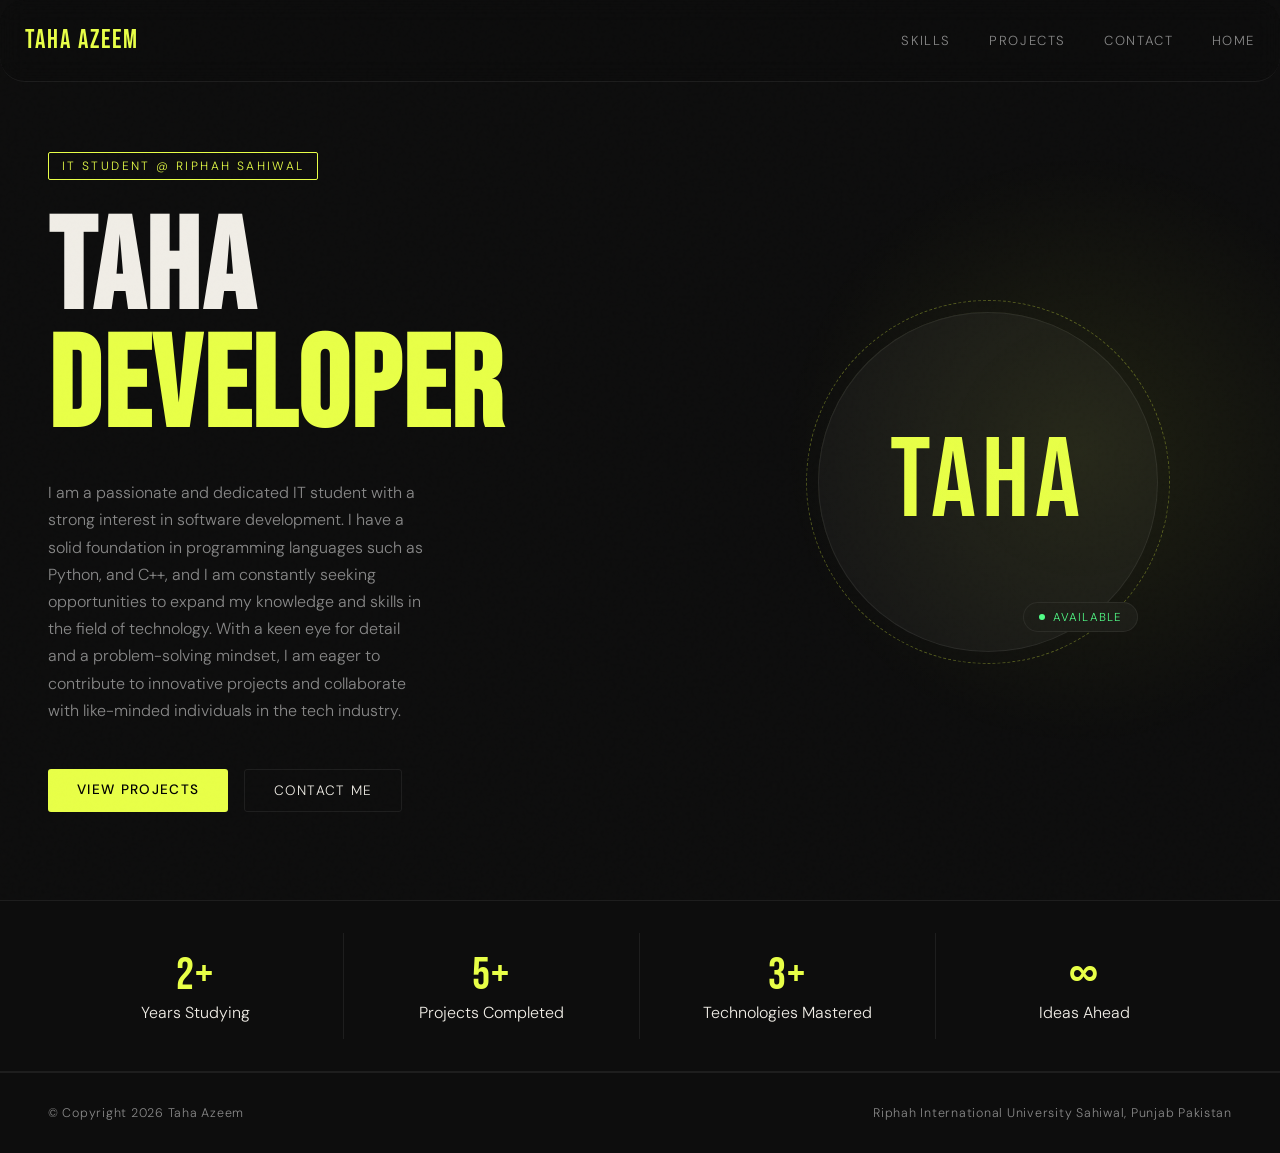
<file: index.html>
<!DOCTYPE html>
<html lang="en">
<head>
    <meta charset="UTF-8">
    <meta name="viewport" content="width=device-width, initial-scale=1.0">
    <link href="https://fonts.googleapis.com/css2?family=Bebas+Neue&family=DM+Sans:ital,wght@0,300;0,400;0,500;1,300&display=swap" rel="stylesheet"/>
    <title>Taha Azeem (Portfolio)</title>
    <link rel="stylesheet" href="style.css">
</head>
<body>
    <nav class="nav-bar">
        <div class="nav-logo"> Taha Azeem</div>
        <div class="nav-links">
            <a href="skills.html"> Skills</a>
            <a href="projects.html"> Projects</a>
            <a href="contact.html"> Contact</a>
            <a href="index.html"> Home </a>
        </div>
    </nav>
    <section class="hero" id="home">
        <div class="hero-left">
            <div class="hero-tag"> IT student @ Riphah Sahiwal</div>
            <h1 class="hero-name">Taha <br><span>Developer</span> </h1>
            <p class="hero-desc">
                I am a passionate and dedicated IT student with a strong interest in software development. I have a solid foundation in programming languages such as Python, and C++, and I am constantly seeking opportunities to expand my knowledge and skills in the field of technology. With a keen eye for detail and a problem-solving mindset, I am eager to contribute to innovative projects and collaborate with like-minded individuals in the tech industry.
            </p>
            <div class="hero-btns">
                <a href="projects.html" class="btn btn-primary">View Projects</a>
                <a href="contact.html" class="btn btn-outline">Contact Me</a>
            </div>
        </div>
        <div class="hero-right">
            <div class="avatar-wrap">
                <div class="avatar-bg"></div>
                <div class="avatar-ring"></div>
                <div class="avatar-initials"> 
                    Taha
                </div>
                <div class="status-dot"> Available </div>
            </div>
        </div>
    </section>
    <div class="stats-bar">
        <div class="stat"> 
            <div class="stat-num"> 2+ </div>
            <div class="stat-lable"> Years Studying </div>
        </div>
        <div class="stat">
            <div class="stat-num"> 5+ </div>
            <div class="stat-lable"> Projects Completed </div>
        </div>
        <div class="stat">
            <div class="stat-num"> 3+ </div>
            <div class="stat-lable"> Technologies Mastered </div>
        </div>
        <div class="stat">
            <div class="stat-num">∞</div>
            <div class="stat-lable"> Ideas Ahead </div>
        </div>
    </div>

    

    <footer>
        <span> &copy Copyright 2026 Taha Azeem </span>
        <span> Riphah International University Sahiwal, Punjab Pakistan</span>
    </footer>


</body>
</html>
</file>
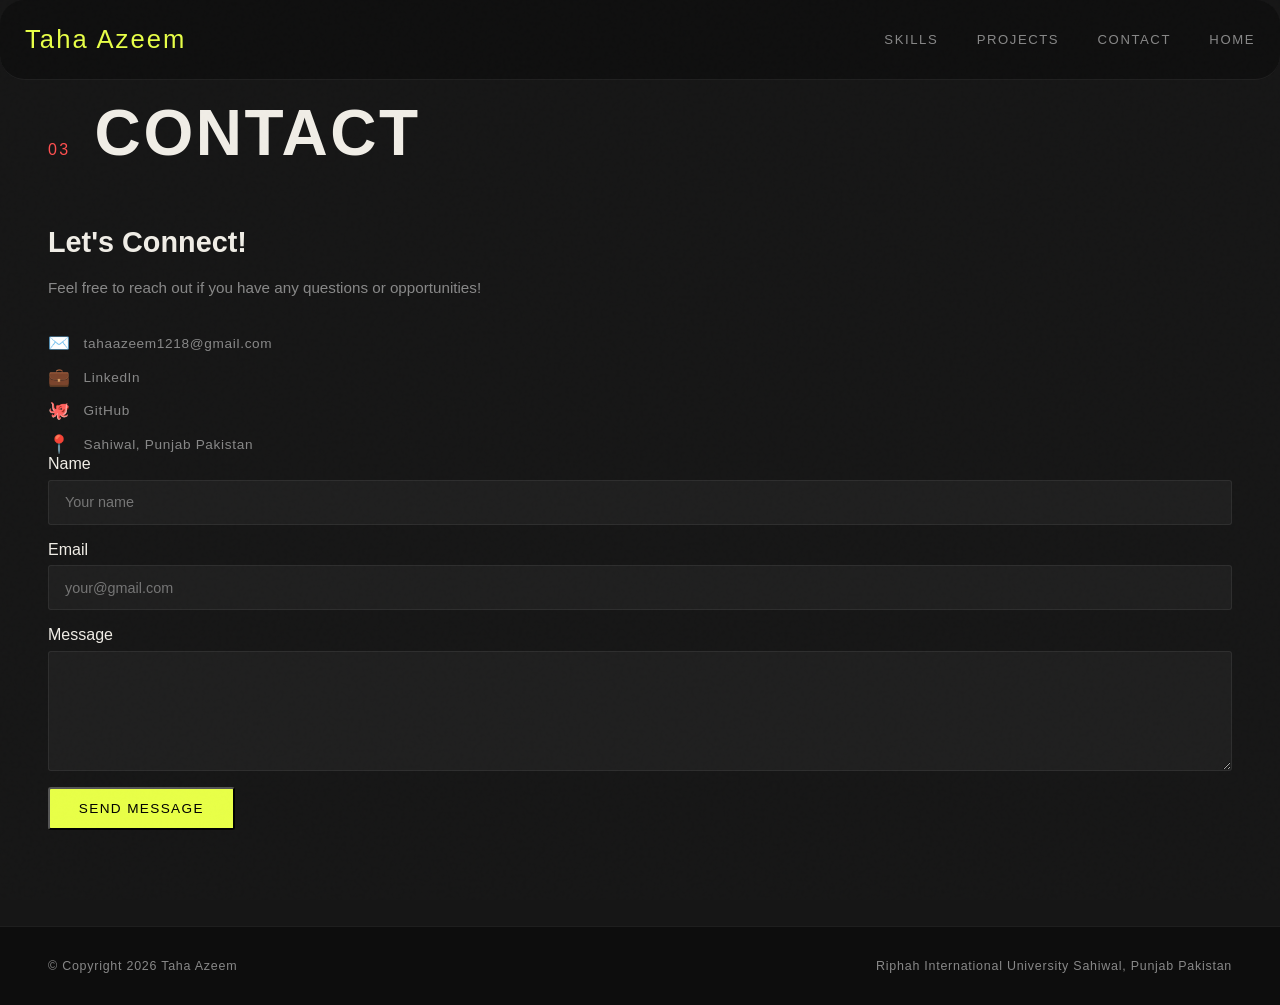
<file: contact.html>
<!DOCTYPE html>
<html lang="en">
<head>
    <meta charset="UTF-8">
    <meta name="viewport" content="width=device-width, initial-scale=1.0">
    <title>Contact Me</title>
    <link rel="stylesheet" href="style.css">
</head>
<body>
    <nav class="nav-bar">
        <div class="nav-logo"> Taha Azeem</div>
        <div class="nav-links">
            <a href="skills.html"> Skills</a>
            <a href="projects.html"> Projects</a>
            <a href="contact.html"> Contact</a>
            <a href="index.html"> Home </a>
        </div>
    </nav>
  
    <section id="contact">
        <div class="section-header">
            <span class="section-num"> 03 </span>
            <h2 class="section-title"> CONTACT </h2>
        </div>
        <div class="wrap-content">
            <div class="contact-info">
                <h3> Let's Connect!</h3>
                <p>Feel free to reach out if you have any questions or opportunities!</p>
                <div class="contact-links">
                    <a href="mailto:tahaazeem1218@gmail.com" class="contact-link"> 
                        <span class="contact-link-icon"> ✉️</span> tahaazeem1218@gmail.com
                    </a>
                    <a href="https://www.linkedin.com/in/taha-azeem-developer/" target="_blank" class="contact-link">
                        <span class="contact-link-icon"> 💼</span> LinkedIn
                    </a>
                    <a href="" class="contact-link">
                        <span class="contact-link-icon"> 🐙</span> GitHub
                    </a>
                    <a href="" class="contact-link">
                        <span class="contact-link-icon"> 📍</span> Sahiwal, Punjab Pakistan
                    </a>
                </div>
            </div>
            <div class="contact-form">
                <div class="form-group">
                    <label for="name" class="form-lable"> Name </label>
                    <input type="text" class="form-input" placeholder="Your name">
                </div>
                <div class="form-group">
                    <label for="email" class="form-lable"> Email </label>
                    <input type="email" class="form-input" placeholder="your@gmail.com">
                </div>
                <div class="form-group">
                    <label for="message" class="form-lable"> Message</label>
                    <textarea name="message" class="form-textarea" placeholder="whats on your mind?"> </textarea>
                </div>
                <button class="btn btn-primary" style="align-self: flex-start;" onclick="alert('Message Sent!')"> Send Message</button>
            </div>
        </div>
    </section>

    
    <footer>
        <span> &copy Copyright 2026 Taha Azeem </span>
        <span> Riphah International University Sahiwal, Punjab Pakistan</span>
    </footer>

</body>
</html>
</file>
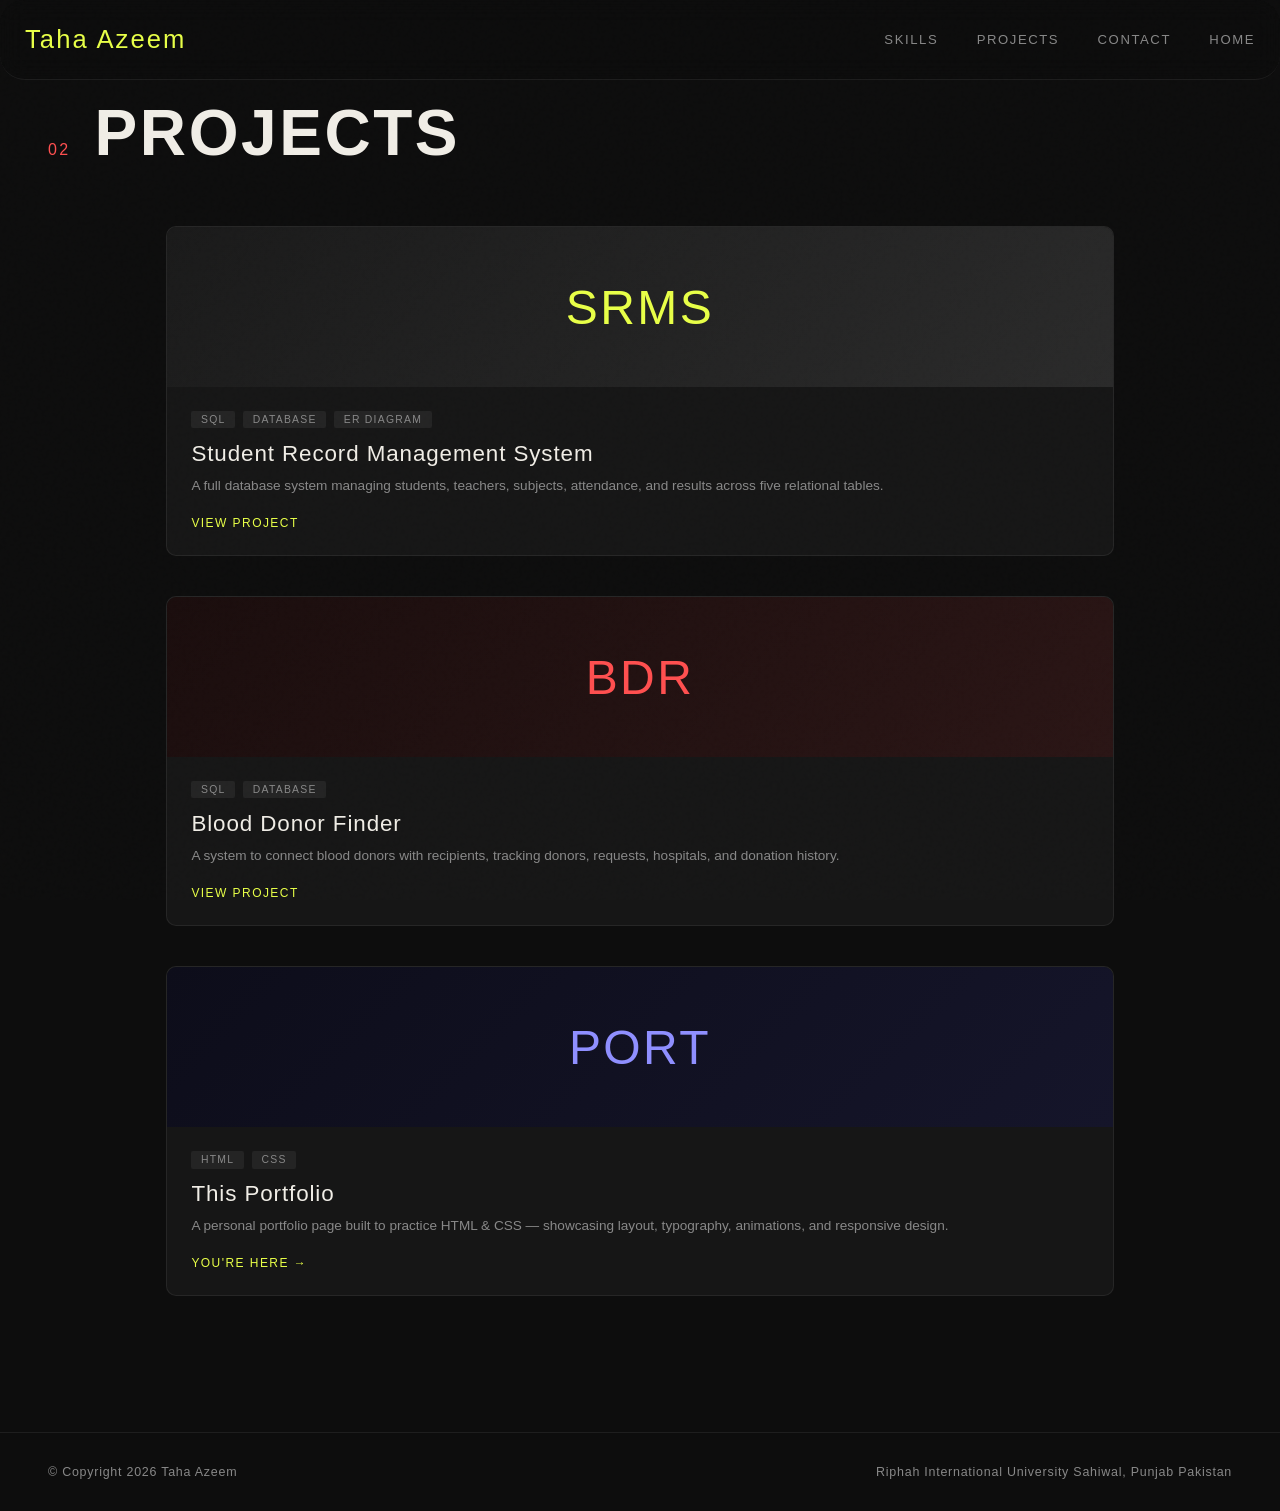
<file: projects.html>
<!DOCTYPE html>
<html lang="en">
<head>
    <meta charset="UTF-8">
    <meta name="viewport" content="width=device-width, initial-scale=1.0">
    <title>Projects</title>
    <link rel="stylesheet" href="style.css">
</head>
<body>
    <nav class="nav-bar">
        <div class="nav-logo"> Taha Azeem</div>
        <div class="nav-links">
            <a href="skills.html"> Skills</a>
            <a href="projects.html"> Projects</a>
            <a href="contact.html"> Contact</a>
            <a href="index.html"> Home </a>
        </div>
    </nav>
    <section id="projects">
        <div class="section-header">
            <span class="section-num"> 02 </span>
            <h2 class="section-title"> PROJECTS </h2>
        </div>
        <div class="project-grid">
            <div class="project-card">
                <div class="project-thumb" style="background: linear-gradient(135deg,#1a1a1a,#2a2a2a); color: var(--accent);"> SRMS </div>
                <div class="project-body">
                    <div class="project-tags">
                        <span class="project-tag"> SQL</span>
                        <span class="project-tag"> Database</span>
                        <span class="project-tag"> ER Diagram</span>
                    </div>
                    <div class="project-name">Student Record Management System</div>
                    <p class="project-desc"> A full database system managing students, teachers, subjects, attendance, and results across five relational tables. </p>
                    <a href="#" class="project-link"> View Project </a>
                </div>
            </div>
            <div class="project-card">
                <div class="project-thumb" style="background: linear-gradient(135deg,#1a0d0d, #2a1515); color: var(--accent2);"> BDR </div>
                <div class="project-body">
                    <div class="project-tags">
                        <span class="project-tag"> SQL</span>
                        <span class="project-tag"> Database</span>
                    </div>
                    <div class="project-name">Blood Donor Finder</div>
                    <p class="project-desc"> A system to connect blood donors with recipients, tracking donors, requests, hospitals, and donation history. </p>
                    <a href="#" class="project-link"> View Project </a>
                </div>
            </div>
            <div class="project-card">
                <div class="project-thumb" style="background: linear-gradient(135deg,#0d0d1a,#15152a); color: #8f8fff;">PORT</div>
                <div class="project-body">
                <div class="project-tags">
                    <span class="project-tag">HTML</span>
                    <span class="project-tag">CSS</span>
                </div>
                <div class="project-name">This Portfolio</div>
                <p class="project-desc">A personal portfolio page built to practice HTML & CSS — showcasing layout, typography, animations, and responsive design.</p>
                <a href="#" class="project-link">You're Here →</a>
                </div>
            </div>
        </div>
    </section>

    
    <footer>
        <span> &copy Copyright 2026 Taha Azeem </span>
        <span> Riphah International University Sahiwal, Punjab Pakistan</span>
    </footer>

</body>
</html>
</file>
<file: style.css>
*{
    margin: 0;
    padding: 0;
    box-sizing: border-box;
}
:root {
    --bg: #0d0d0d;
    --surface: #161616;
    --accent: #e8ff47;
    --accent2: #ff4f4f;
    --text: #f0ede6;
    --muted: #888;
    --border: rgba(255,255,255,0.07);
    --heading: 'Bebas Neue', sans-serif;
    --body: 'DM Sans', sans-serif;
}

html{
    scroll-behavior: smooth;
}

body{
    background: var(--bg);
    color: var(--text);
    font-family: var(--body);
    font-weight: 300;
    overflow-x: hidden;
}

body::before{
    content: '';
    position: fixed;
    inset: 0;
    background-image: url("data:image/svg+xml,%3Csvg viewBox='0 0 256 256' xmlns='http://www.w3.org/2000/svg'%3E%3Cfilter id='n'%3E%3CfeTurbulence type='fractalNoise' baseFrequency='0.9' numOctaves='4' stitchTiles='stitch'/%3E%3C/filter%3E%3Crect width='100%25' height='100%25' filter='url(%23n)' opacity='0.04'/%3E%3C/svg%3E");
    pointer-events: none;
    z-index: 9999;
    opacity: 0.4;
}
nav{
    position: fixed;
    top: 0;
    left: 0;
    right: 0;
    z-index: 100;
    display: flex;
    justify-content: space-between;
    align-items: center;
    border-bottom: 1px solid var(--border);
    backdrop-filter: blur(12px);
    background: rgba(13,13,13,0.6);
    padding: 25px;
    border-radius: 25px;
}
.nav-logo{
    font-family: var(--heading);
    font-size: 1.6rem;
    letter-spacing: 0.08em;
    color: var(--accent);
}
.nav-links{
    display: flex;
    gap: 2.4rem;
}
.nav-links a{
    color: var(--muted);
    text-decoration: none;
    font-size: 0.82rem;
    letter-spacing: 0.12em;
    text-transform: uppercase;
    transition: color 0.3s;
}
.nav-links a:hover{
    color: var(--text);
}

.hero{
    min-height: 100vh;
    display: grid;
    grid-template-columns: 1fr 1fr;
    align-items: center;
    padding: 8rem 3rem 4rem;
    position: relative;
    overflow: hidden;
}

.hero::after{
    content: '';
    position: absolute;
    width: 600px;
    height: 600px;
    background: radial-gradient(circle, rgba(232,255,71,0.08) 0%, transparent 70%);
    top: 50%;
    right: -100px;
    transform: translateY(-50%);
    pointer-events: none;
}
.hero-left{
    padding-right: 4rem;

}
.hero-tag{
    display: inline-block;
    font-size: 0.75rem;
    letter-spacing: 0.2em;
    text-transform: uppercase;
    color: var(--accent);
    border: 1px solid var(--accent);
    padding: 0.3rem 0.8rem;
    border-radius: 2px;
    margin-bottom: 2rem;
    animation: fadeUP 0.6s ease both;
}

.hero-name{
    font-family: var(--heading);
    font-size: clamp(5rem,10vw,9rem);
    line-height: 0.92;
    letter-spacing: 0.02em;
    color: var(--text);
    animation: fadeUp 0.6s ease both;

}

.hero-name span{
    color: var(--accent);
}

.hero-desc{
    margin-top: 2rem;
    font-size: 1rem;
    line-height: 1.7;
    color: var(--muted);
    max-width: 380px;
    animation: fadeUp 0.6s 0.2s ease both;
}

.hero-btns{

    display: flex;
    gap: 1rem;
    margin-top: 2.8rem;
    animation: fadeUp 0.6s 0.3s ease both;


}

.btn{
    padding: 0.75rem 1.8rem;
    font-family: var(--body);
    font-size: 0.85rem;
    letter-spacing: 0.1em;
    text-transform: uppercase;
    text-decoration: none;
    border-radius: 3px;
    transition: all 0.3s;
    cursor: pointer;
}

.btn-primary{
    background: var(--accent);
    color: #000;
    font-weight: 500;
}
.btn-primary:hover{
    background: #d4eb2a;
    transform: translateY(-3px) ;
}
.btn-outline{
    border: 1px solid var(--border);
    color: var(--text);
}
.btn-outline:hover{
    border-color: var(--muted);
    transform: translateY(-3px);
}

.hero-right{
    position: relative;
    align-items: center;
    justify-content: center;
    animation: fadeUp 0.6s 0.15s ease both;
    padding-left: 30%;
}
.avatar-wrap{
    position: relative;
    width: 340px;
    height: 340px;
}
.avatar-bg{
    position: absolute;
    inset: 0;
    border-radius: 50%;
    background: linear-gradient(135deg, var(--accent) 0%, transparent 60%);
    opacity: 0.15;
    animation: spin 12s linear infinite;

}

.avatar-ring{
    position: absolute;
    inset: -12px;
    border-radius: 50%;
    border: 1px dashed rgba(232,255,71,0.3);
    animation: spin 20s linear infinite reverse;

}

.avatar-initials{
    position: absolute;
    inset: 0;
    display: flex;
    align-items: center;
    justify-content: center;
    font-family: var(--heading);
    font-size: 7rem;
    color: var(--accent);
    letter-spacing: 0.05em;
    background: var(--surface);
    border-radius: 50%;
    border: 1px solid var(--border);
}

.status-dot{
    position: absolute; 
    bottom: 20px; 
    right: 20px;
    background: var(--surface);
    border: 1px solid var(--border);
    border-radius: 20px;
    padding: 0.4rem 0.9rem;
    font-size: 0.72rem;
    letter-spacing: 0.1em;
    text-transform: uppercase;
    color: #4dff8a;
    display: flex;
    align-items: center; 
    gap: 0.5rem;
}

.status-dot::before {
    content: '';
    width: 6px; height: 6px;
    background: #4dff8a;
    border-radius: 50%;
    animation: pulse 1.5s ease infinite;
}

.stats-bar {
    border-top: 1px solid var(--border);
    border-bottom: 1px solid var(--border);
    display: grid;
    grid-template-columns: repeat(4, 1fr);
    padding: 2rem 3rem;
    animation: fadeUp 0.6s 0.4s ease both;
}

.stat {
    text-align: center;
    padding: 1rem; 
    border-right: 1px solid var(--border); 
}
.stat:last-child { 
    border-right: none; 
}

.stat-num {
    font-family: var(--heading);
    font-size: 2.8rem;
    color: var(--accent);
    letter-spacing: 0.04em;
}

.stat-label {
    font-size: 0.75rem;
    text-transform: uppercase;
    letter-spacing: 0.15em;
    color: var(--muted);
    margin-top: 0.2rem;
}

    /* ── SECTION SHARED ── */
section { 
    padding: 6rem 3rem;
}

.section-header {
    display: flex; align-items: baseline; gap: 1.5rem;
    margin-bottom: 3.5rem;
}

.section-num {
    font-family: var(--heading);
    font-size: 1rem;
    color: var(--accent2);
    letter-spacing: 0.15em;
}

.section-title {
    font-family: var(--heading);
    font-size: clamp(2.5rem, 5vw, 4rem);
    letter-spacing: 0.04em;
    color: var(--text);
}

    /* ── SKILLS ── */
#skills { 
    background: var(--surface);
}    
.skills-grid {
    display: grid;
    grid-template-columns: repeat(auto-fill, minmax(180px, 1fr));
    gap: 1px;
    border: 1px solid var(--border);
}

.skill-card {
    padding: 1.8rem 1.5rem;
    border: 1px solid var(--border);
    transition: background 0.25s;
    cursor: default;
}

.skill-card:hover { 
    background: rgba(232,255,71,0.05); 
}

.skill-icon { 
    font-size: 1.8rem;
    margin-bottom: 0.8rem; 
}
.skill-name { 
    font-size: 0.9rem; 
    font-weight: 500; 
    color: var(--text); 
}
.skill-level {
    font-size: 0.72rem;
    letter-spacing: 0.1em;
    text-transform: uppercase;
    color: var(--muted);
    margin-top: 0.3rem;
}

.skill-bar {
    margin-top: 0.8rem;
    height: 2px;
    background: var(--border);
    border-radius: 1px;
    overflow: hidden;
}
.skill-fill {
    height: 100%;
    background: var(--accent);
    border-radius: 1px;
    transition: width 1s ease;
}

    /* ── PROJECTS ── */
.projects-grid {
    display: grid;
    grid-template-columns: repeat(auto-fill, minmax(300px, 1fr));
    gap: 1.5rem;
}

.project-card {
    background: var(--surface);
    border: 1px solid var(--border);
    border-radius: 10px;
    overflow: hidden;
    transition: transform 0.25s, border-color 0.25s;
    margin: 40px;
    width: 80%;
    margin-left: 10%;
}
.project-card:hover { 
    transform: translateY(-10px); 
    border-color: rgba(232,255,71,0.3); 
}

.project-thumb {
    height: 160px;
    display: flex; align-items: center; 
    justify-content: center;
    font-size: 3rem;
    font-family: var(--heading);
    letter-spacing: 0.05em;
}

.project-body { 
    padding: 1.5rem; 
}
.project-tags { 
    display: flex; 
    gap: 0.5rem; 
    flex-wrap: wrap; 
    margin-bottom: 0.8rem; 
}
.project-tag {
    font-size: 0.65rem;
    letter-spacing: 0.12em;
    text-transform: uppercase;
    padding: 0.2rem 0.6rem;
    border-radius: 2px;
    background: rgba(255,255,255,0.06);
    color: var(--muted);
}

.project-name {
    font-family: var(--heading);
    font-size: 1.4rem;
    letter-spacing: 0.04em;
    color: var(--text);
    margin-bottom: 0.5rem;
}

.project-desc { 
    font-size: 0.85rem; 
    color: var(--muted); 
    line-height: 1.6; 
}

.project-link {
    display: inline-block;
    margin-top: 1.2rem;
    font-size: 0.75rem;
    letter-spacing: 0.12em;
    text-transform: uppercase;
    color: var(--accent);
    text-decoration: none;
    border-bottom: 1px solid transparent;
    transition: border-color 0.2s;
}
.project-link:hover { 
    border-color: var(--accent); 
}

    /* ── CONTACT ── */
#contact { 
    background: var(--surface); 
}

.contact-wrap {
    display: grid;
    grid-template-columns: 1fr 1fr;
    gap: 4rem;
    align-items: start;
}

.contact-info h3 {
    font-family: var(--heading);
    font-size: 1.8rem;
    color: var(--text);
    margin-bottom: 1rem;
}

.contact-info p { 
    color: var(--muted); 
    line-height: 1.7; 
    font-size: 0.95rem; 
}

.contact-links { 
    margin-top: 2rem; 
    display: flex; 
    flex-direction: column; 
    gap: 0.8rem; 
}

.contact-link {
    display: flex; align-items: center; gap: 0.8rem;
    color: var(--muted);
    text-decoration: none;
    font-size: 0.85rem;
    letter-spacing: 0.05em;
    transition: color 0.2s;
}
.contact-link:hover { 
    color: var(--accent); 
}
.contact-link-icon { 
    font-size: 1.1rem; 
}

.contact-form { 
    display: flex;
    flex-direction: column;
    gap: 1rem; 
}

.form-group { 
    display: flex;
    flex-direction: column; 
    gap: 0.4rem; 
}

.form-label {
    font-size: 0.72rem;
    letter-spacing: 0.15em;
    text-transform: uppercase;
    color: var(--muted);
}

.form-input,.form-textarea {
    background: rgba(255,255,255,0.04);
    border: 1px solid var(--border);
    color: var(--text);
    padding: 0.85rem 1rem;
    border-radius: 3px;
    font-family: var(--body);
    font-size: 0.9rem;
    outline: none;
    transition: border-color 0.2s;
}
.form-input:focus, .form-textarea:focus { 
    border-color: var(--accent); 
}
.form-textarea { 
    resize: vertical; 
    min-height: 120px; 
}

    /* ── FOOTER ── */
footer {
    padding: 2rem 3rem;
    border-top: 1px solid var(--border);
    display: flex;
    justify-content: space-between;
    align-items: center;
    font-size: 0.78rem;
    color: var(--muted);
    letter-spacing: 0.06em;
}

    /* ── ANIMATIONS ── */
@keyframes fadeUp {
    from { 
        opacity: 0; 
        transform: translateY(24px); 
    }
    to   { 
        opacity: 1; 
        transform: translateY(0); 
    }
}

@keyframes spin { 
    to { 
        transform: rotate(360deg); 
    } 
}

@keyframes pulse {
    0%, 100% { 
        opacity: 1; 
    }
    50% { 
        opacity: 0.3; 
    }
}

    /* ── RESPONSIVE ── */
    @media (max-width: 768px) {
      nav { padding: 1rem 1.5rem; }
      .nav-links { display: none; }
      .hero { grid-template-columns: 1fr; padding: 7rem 1.5rem 3rem; text-align: center; }
      .hero-left { padding-right: 0; }
      .hero-desc { margin: 1.5rem auto 0; }
      .hero-btns { justify-content: center; }
      .hero-right { margin-top: 3rem; }
      .avatar-wrap { width: 220px; height: 220px; }
      .avatar-initials { font-size: 5rem; }
      .stats-bar { grid-template-columns: repeat(2, 1fr); padding: 1rem; }
      .stat { border-right: none; border-bottom: 1px solid var(--border); }
      section { padding: 4rem 1.5rem; }
      .contact-wrap { grid-template-columns: 1fr; gap: 2.5rem; }
      footer { flex-direction: column; gap: 0.5rem; text-align: center; }
    }
</file>
